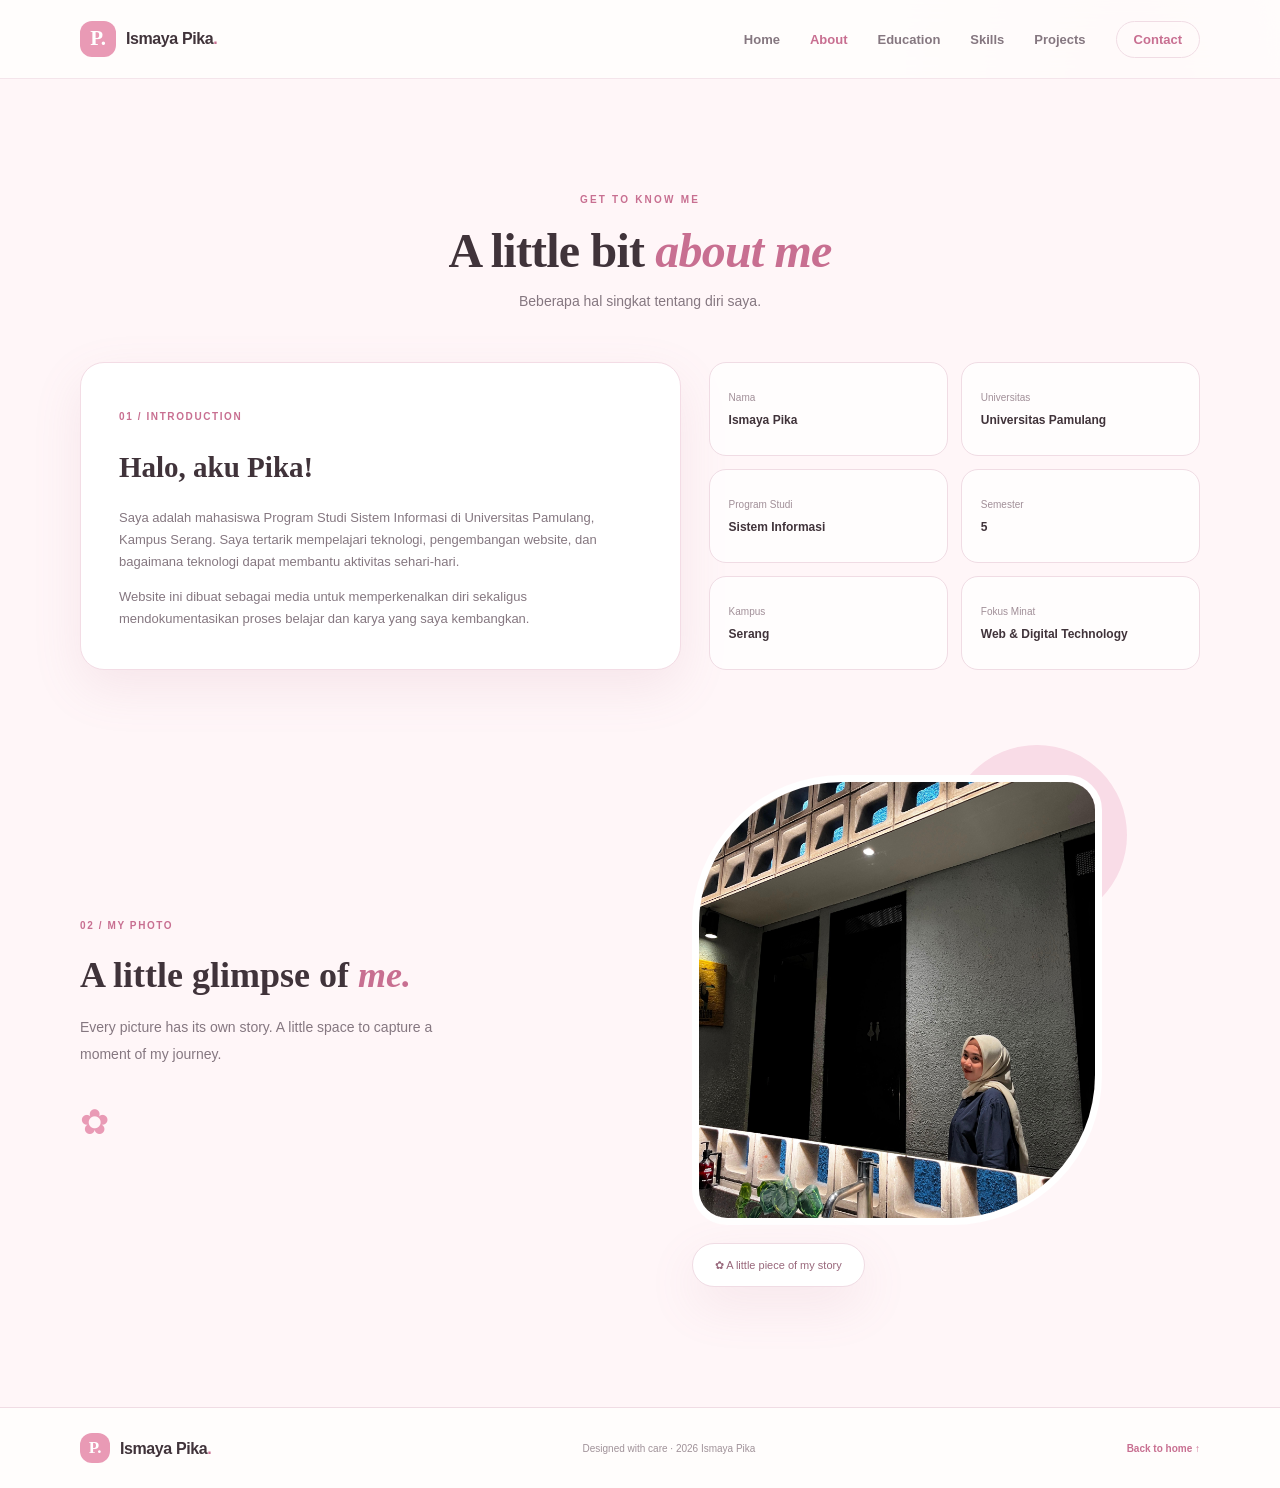
<file: about.html>
<!DOCTYPE html>
<html lang="id">

<head>
  <meta charset="UTF-8">
  <meta name="viewport" content="width=device-width, initial-scale=1.0">
  <meta name="description" content="Tentang Ismaya Pika.">
  <title>About | Ismaya Pika</title>

  <link rel="stylesheet" href="style.css">
</head>

<body>

<div class="top-glow"></div>

<header class="site-header">

  <nav class="navbar container">

    <a class="brand" href="index.html">
      <span class="brand-mark">P.</span>
      <span>Ismaya Pika<span class="brand-dot">.</span></span>
    </a>

    <button class="menu-toggle" id="menuToggle" aria-label="Buka menu" aria-expanded="false">
      <span></span><span></span><span></span>
    </button>

    <ul class="nav-links" id="navLinks">
      <li><a class="nav-link" href="index.html">Home</a></li>
      <li><a class="nav-link active" href="about.html">About</a></li>
      <li><a class="nav-link" href="index.html#education">Education</a></li>
      <li><a class="nav-link" href="index.html#skills">Skills</a></li>
      <li><a class="nav-link" href="index.html#projects">Projects</a></li>
      <li><a class="nav-link nav-contact" href="index.html#contact">Contact</a></li>
    </ul>

  </nav>

</header>

<main>

<section class="section about-section">

  <div class="container">

    <div class="section-heading reveal">

      <span class="eyebrow">GET TO KNOW ME</span>

      <h2>A little bit <span>about me</span></h2>

      <p>Beberapa hal singkat tentang diri saya.</p>

    </div>

    <div class="about-grid">

      <div class="about-card soft-card reveal">

        <span class="card-kicker">01 / INTRODUCTION</span>

        <h3>Halo, aku Pika!</h3>

        <p>
          Saya adalah mahasiswa Program Studi Sistem Informasi di Universitas Pamulang,
          Kampus Serang. Saya tertarik mempelajari teknologi, pengembangan website,
          dan bagaimana teknologi dapat membantu aktivitas sehari-hari.
        </p>

        <p>
          Website ini dibuat sebagai media untuk memperkenalkan diri sekaligus
          mendokumentasikan proses belajar dan karya yang saya kembangkan.
        </p>

      </div>

      <div class="profile-details reveal">

        <div class="detail-item">
          <span class="detail-label">Nama</span>
          <strong>Ismaya Pika</strong>
        </div>

        <div class="detail-item">
          <span class="detail-label">Universitas</span>
          <strong>Universitas Pamulang</strong>
        </div>

        <div class="detail-item">
          <span class="detail-label">Program Studi</span>
          <strong>Sistem Informasi</strong>
        </div>

        <div class="detail-item">
          <span class="detail-label">Semester</span>
          <strong>5</strong>
        </div>

        <div class="detail-item">
          <span class="detail-label">Kampus</span>
          <strong>Serang</strong>
        </div>

        <div class="detail-item">
          <span class="detail-label">Fokus Minat</span>
          <strong>Web & Digital Technology</strong>
        </div>

      </div>

    </div>

    <!-- PHOTO SECTION -->

    <div class="about-photo-section reveal">

      <div class="about-photo-text">

        <span class="card-kicker">02 / MY PHOTO</span>

        <h3>A little glimpse of <span>me.</span></h3>

        <p>
          Every picture has its own story.
          A little space to capture a moment of my journey.
        </p>

        <div class="photo-small-decoration">✿</div>

      </div>

      <div class="about-photo-wrapper">

        <div class="about-photo-decoration"></div>

        <div class="about-photo-frame">

          <img
            src="assets/about.jpeg"
            alt="Foto Ismaya Pika"
            class="about-main-photo"
          >

        </div>

        <span class="about-photo-caption">
          ✿ A little piece of my story
        </span>

      </div>

    </div>

  </div>

</section>

</main>

<footer class="footer">

  <div class="container footer-inner">

    <a class="brand footer-brand" href="index.html">
      <span class="brand-mark">P.</span>
      <span>Ismaya Pika<span class="brand-dot">.</span></span>
    </a>

    <p>Designed with care · <span id="year"></span> Ismaya Pika</p>

    <a href="index.html" class="back-top">Back to home ↑</a>

  </div>

</footer>

<script src="script.js"></script>

</body>
</html>
</file>
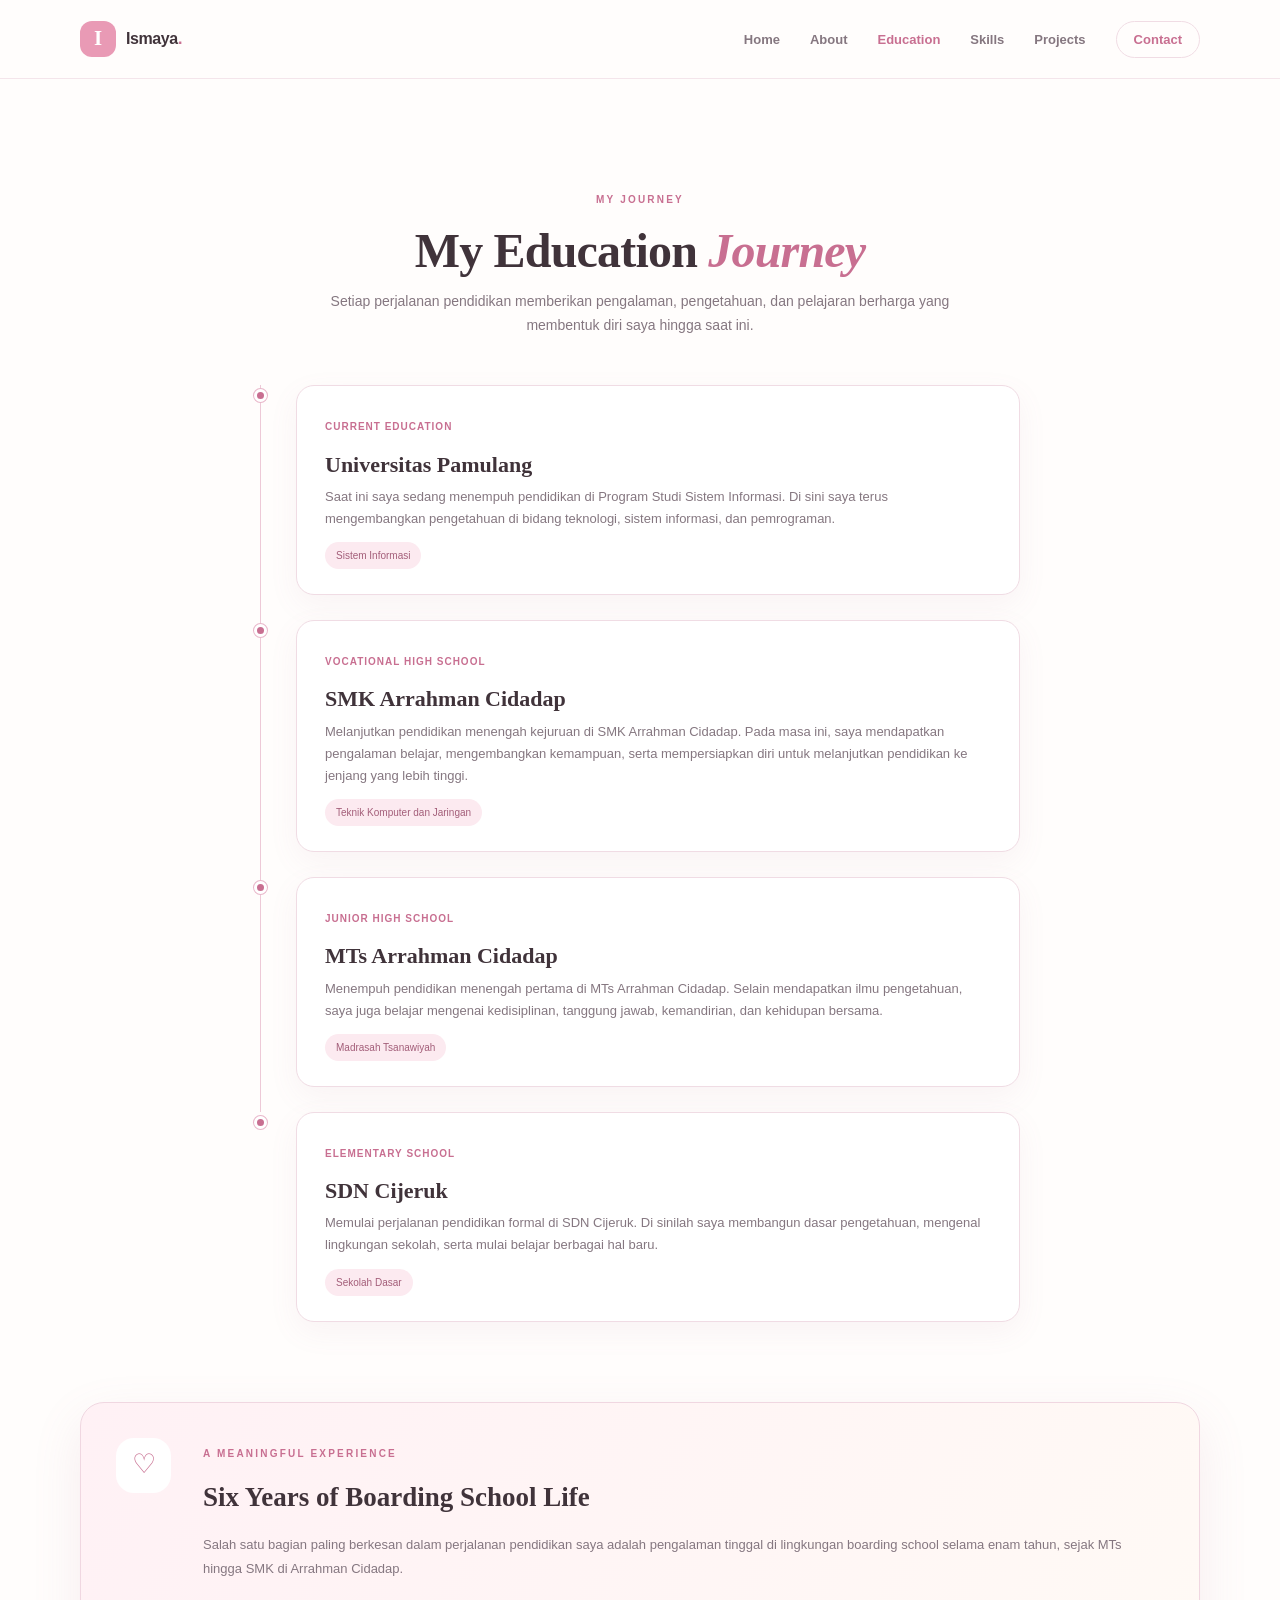
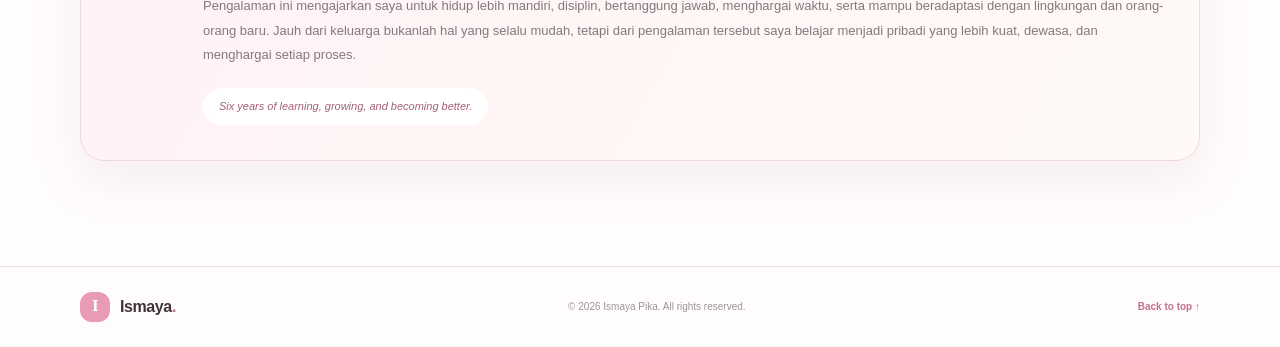
<file: education.html>
<!DOCTYPE html>
<html lang="id">
<head>
    <meta charset="UTF-8">
    <meta name="viewport" content="width=device-width, initial-scale=1.0">
    <meta name="description" content="Riwayat pendidikan Ismaya Pika.">
    <title>Education | Ismaya Pika</title>
    <link rel="stylesheet" href="style.css">
</head>

<body>

<header class="site-header">
    <nav class="navbar container">

        <a href="index.html" class="brand">
            <span class="brand-mark">I</span>
            <span>Ismaya<span class="brand-dot">.</span></span>
        </a>

        <button class="menu-toggle" id="menuToggle" aria-label="Buka menu">
            <span></span>
            <span></span>
            <span></span>
        </button>

        <ul class="nav-links" id="navLinks">
            <li><a href="index.html" class="nav-link">Home</a></li>
            <li><a href="about.html" class="nav-link">About</a></li>
            <li><a href="education.html" class="nav-link active">Education</a></li>
            <li><a href="skills.html" class="nav-link">Skills</a></li>
            <li><a href="projects.html" class="nav-link">Projects</a></li>
            <li><a href="contact.html" class="nav-link nav-contact">Contact</a></li>
        </ul>

    </nav>
</header>

<main>

    <section class="section education-section">

        <div class="container">

            <div class="section-heading reveal">
                <span class="eyebrow">MY JOURNEY</span>

                <h2>My Education <span>Journey</span></h2>

                <p>
                    Setiap perjalanan pendidikan memberikan pengalaman,
                    pengetahuan, dan pelajaran berharga yang membentuk
                    diri saya hingga saat ini.
                </p>
            </div>

            <!-- Education Timeline -->

            <div class="timeline">

                <!-- University -->

                <div class="timeline-item reveal">

                    <span class="timeline-marker"></span>

                    <div class="timeline-card">

                        <span class="timeline-date">CURRENT EDUCATION</span>

                        <h3>Universitas Pamulang</h3>

                        <p>
                            Saat ini saya sedang menempuh pendidikan
                            di Program Studi Sistem Informasi.
                            Di sini saya terus mengembangkan pengetahuan
                            di bidang teknologi, sistem informasi,
                            dan pemrograman.
                        </p>

                        <span class="timeline-tag">
                            Sistem Informasi
                        </span>

                    </div>

                </div>

                <!-- SMK -->

                <div class="timeline-item reveal">

                    <span class="timeline-marker"></span>

                    <div class="timeline-card">

                        <span class="timeline-date">VOCATIONAL HIGH SCHOOL</span>

                        <h3>SMK Arrahman Cidadap</h3>

                        <p>
                            Melanjutkan pendidikan menengah kejuruan
                            di SMK Arrahman Cidadap. Pada masa ini,
                            saya mendapatkan pengalaman belajar,
                            mengembangkan kemampuan, serta mempersiapkan
                            diri untuk melanjutkan pendidikan ke jenjang
                            yang lebih tinggi.
                        </p>

                        <span class="timeline-tag">
                           Teknik Komputer dan Jaringan
                        </span>

                    </div>

                </div>

                <!-- MTs -->

                <div class="timeline-item reveal">

                    <span class="timeline-marker"></span>

                    <div class="timeline-card">

                        <span class="timeline-date">JUNIOR HIGH SCHOOL</span>

                        <h3>MTs Arrahman Cidadap</h3>

                        <p>
                            Menempuh pendidikan menengah pertama
                            di MTs Arrahman Cidadap. Selain mendapatkan
                            ilmu pengetahuan, saya juga belajar
                            mengenai kedisiplinan, tanggung jawab,
                            kemandirian, dan kehidupan bersama.
                        </p>

                        <span class="timeline-tag">
                            Madrasah Tsanawiyah
                        </span>

                    </div>

                </div>

                <!-- SD -->

                <div class="timeline-item reveal">

                    <span class="timeline-marker"></span>

                    <div class="timeline-card">

                        <span class="timeline-date">ELEMENTARY SCHOOL</span>

                        <h3>SDN Cijeruk</h3>

                        <p>
                            Memulai perjalanan pendidikan formal
                            di SDN Cijeruk. Di sinilah saya membangun
                            dasar pengetahuan, mengenal lingkungan
                            sekolah, serta mulai belajar berbagai
                            hal baru.
                        </p>

                        <span class="timeline-tag">
                            Sekolah Dasar
                        </span>

                    </div>

                </div>

            </div>

            <!-- Boarding School Experience -->

            <div class="boarding-note reveal">

                <div class="boarding-icon">♡</div>

                <div class="boarding-content">

                    <span class="eyebrow">A MEANINGFUL EXPERIENCE</span>

                    <h3>Six Years of Boarding School Life</h3>

                    <p>
                        Salah satu bagian paling berkesan dalam perjalanan
                        pendidikan saya adalah pengalaman tinggal di
                        lingkungan boarding school selama enam tahun,
                        sejak MTs hingga SMK di Arrahman Cidadap.
                    </p>

                    <p>
                        Pengalaman ini mengajarkan saya untuk hidup lebih
                        mandiri, disiplin, bertanggung jawab, menghargai
                        waktu, serta mampu beradaptasi dengan lingkungan
                        dan orang-orang baru. Jauh dari keluarga bukanlah
                        hal yang selalu mudah, tetapi dari pengalaman
                        tersebut saya belajar menjadi pribadi yang lebih
                        kuat, dewasa, dan menghargai setiap proses.
                    </p>

                    <span class="boarding-highlight">
                        Six years of learning, growing, and becoming better.
                    </span>

                </div>

            </div>

        </div>

    </section>

</main>

<footer class="footer">

    <div class="container footer-inner">

        <a href="index.html" class="brand footer-brand">
            <span class="brand-mark">I</span>
            <span>Ismaya<span class="brand-dot">.</span></span>
        </a>

        <p>© 2026 Ismaya Pika. All rights reserved.</p>

        <a href="#" class="back-top">Back to top ↑</a>

    </div>

</footer>

<script src="script.js"></script>

</body>
</html>
</file>
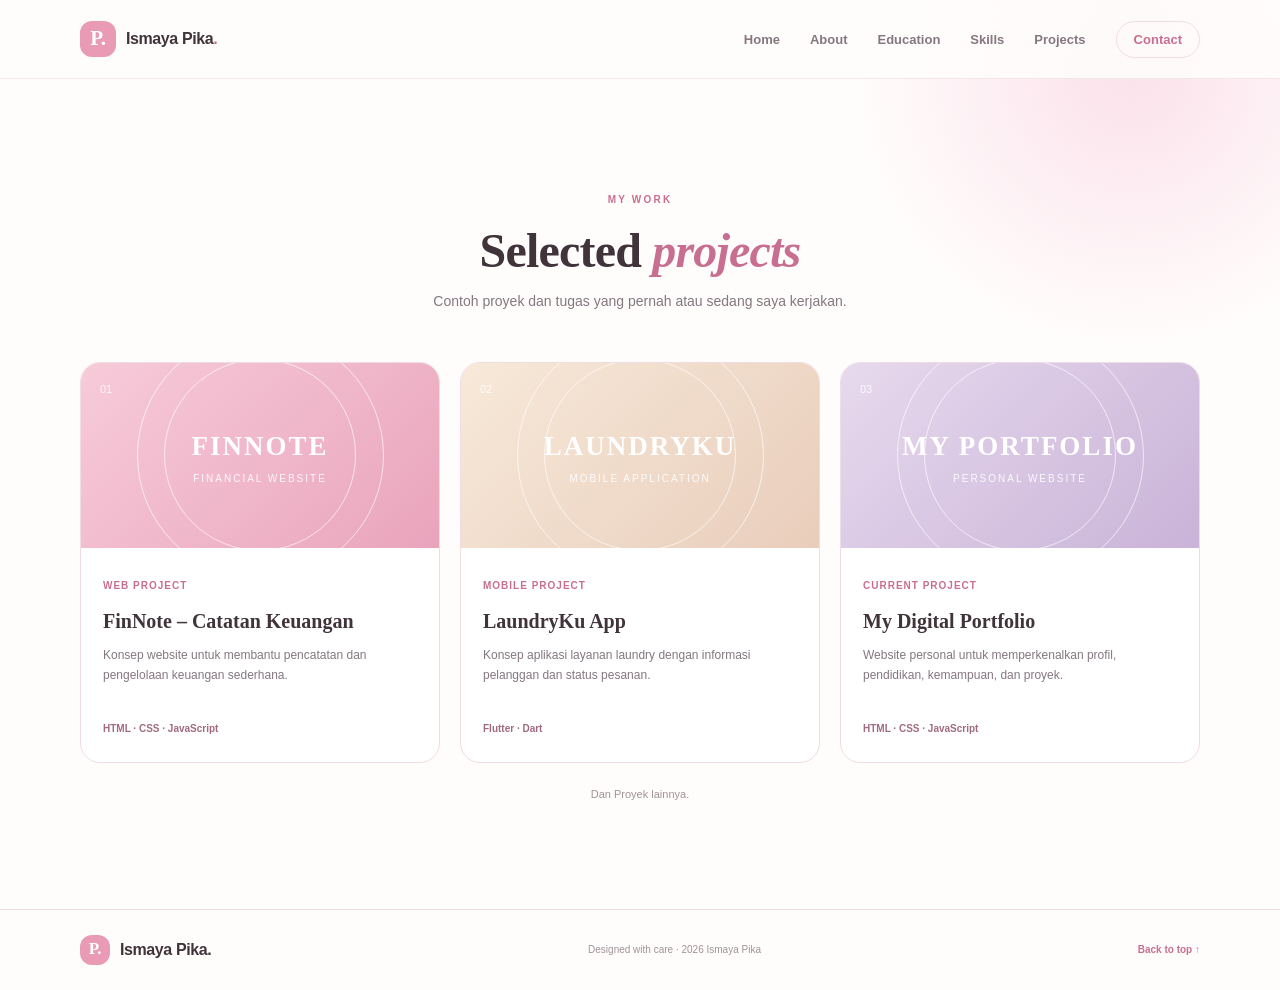
<file: project.html>
<!DOCTYPE html>
<html lang="id">
<head>
    <meta charset="UTF-8">
    <meta name="viewport" content="width=device-width, initial-scale=1.0">
    <title>Projects | Ismaya Pika</title>
    <link rel="stylesheet" href="style.css">
</head>
<body>

<div class="top-glow"></div>

<header class="site-header">
    <nav class="navbar container">
        <a class="brand" href="home.html">
            <span class="brand-mark">P.</span>
            <span>Ismaya Pika<span class="brand-dot">.</span></span>
        </a>

        <button class="menu-toggle" id="menuToggle">
            <span></span><span></span><span></span>
        </button>

        <ul class="nav-links" id="navLinks">
            <li><a class="nav-link" href="home.html">Home</a></li>
            <li><a class="nav-link" href="about.html">About</a></li>
            <li><a class="nav-link" href="education.html">Education</a></li>
            <li><a class="nav-link" href="skills.html">Skills</a></li>
            <li><a class="nav-link active" href="projects.html">Projects</a></li>
            <li><a class="nav-link nav-contact" href="contact.html">Contact</a></li>
        </ul>
    </nav>
</header>

<main>
    <section class="section projects-section" id="projects">
        <div class="container">

            <div class="section-heading reveal">
                <span class="eyebrow">MY WORK</span>
                <h2>Selected <span>projects</span></h2>
                <p>Contoh proyek dan tugas yang pernah atau sedang saya kerjakan.</p>
            </div>

            <div class="projects-grid">

                <article class="project-card reveal">
                    <div class="project-visual project-pink">
                        <span>01</span>
                        <b>FINNOTE</b>
                        <small>Financial Website</small>
                    </div>

                    <div class="project-info">
                        <span class="project-category">WEB PROJECT</span>

                        <h3>FinNote – Catatan Keuangan</h3>

                        <p>
                            Konsep website untuk membantu pencatatan
                            dan pengelolaan keuangan sederhana.
                        </p>

                        <span class="project-tech">
                            HTML · CSS · JavaScript
                        </span>
                    </div>
                </article>

                <article class="project-card reveal">
                    <div class="project-visual project-cream">
                        <span>02</span>
                        <b>LAUNDRYKU</b>
                        <small>Mobile Application</small>
                    </div>

                    <div class="project-info">
                        <span class="project-category">MOBILE PROJECT</span>

                        <h3>LaundryKu App</h3>

                        <p>
                            Konsep aplikasi layanan laundry dengan
                            informasi pelanggan dan status pesanan.
                        </p>

                        <span class="project-tech">
                            Flutter · Dart
                        </span>
                    </div>
                </article>

                <article class="project-card reveal">
                    <div class="project-visual project-lilac">
                        <span>03</span>
                        <b>MY PORTFOLIO</b>
                        <small>Personal Website</small>
                    </div>

                    <div class="project-info">
                        <span class="project-category">CURRENT PROJECT</span>

                        <h3>My Digital Portfolio</h3>

                        <p>
                            Website personal untuk memperkenalkan profil,
                            pendidikan, kemampuan, dan proyek.
                        </p>

                        <span class="project-tech">
                            HTML · CSS · JavaScript
                        </span>
                    </div>
                </article>

            </div>

            <p class="small-note">
                Dan Proyek lainnya.
            </p>

        </div>
    </section>
</main>

<footer class="footer">
    <div class="container footer-inner">
        <a class="brand footer-brand" href="home.html">
            <span class="brand-mark">P.</span>
            <span>Ismaya Pika.</span>
        </a>

        <p>Designed with care · 2026 Ismaya Pika</p>

        <a href="home.html" class="back-top">Back to top ↑</a>
    </div>
</footer>

<script src="script.js"></script>
</body>
</html>
</file>
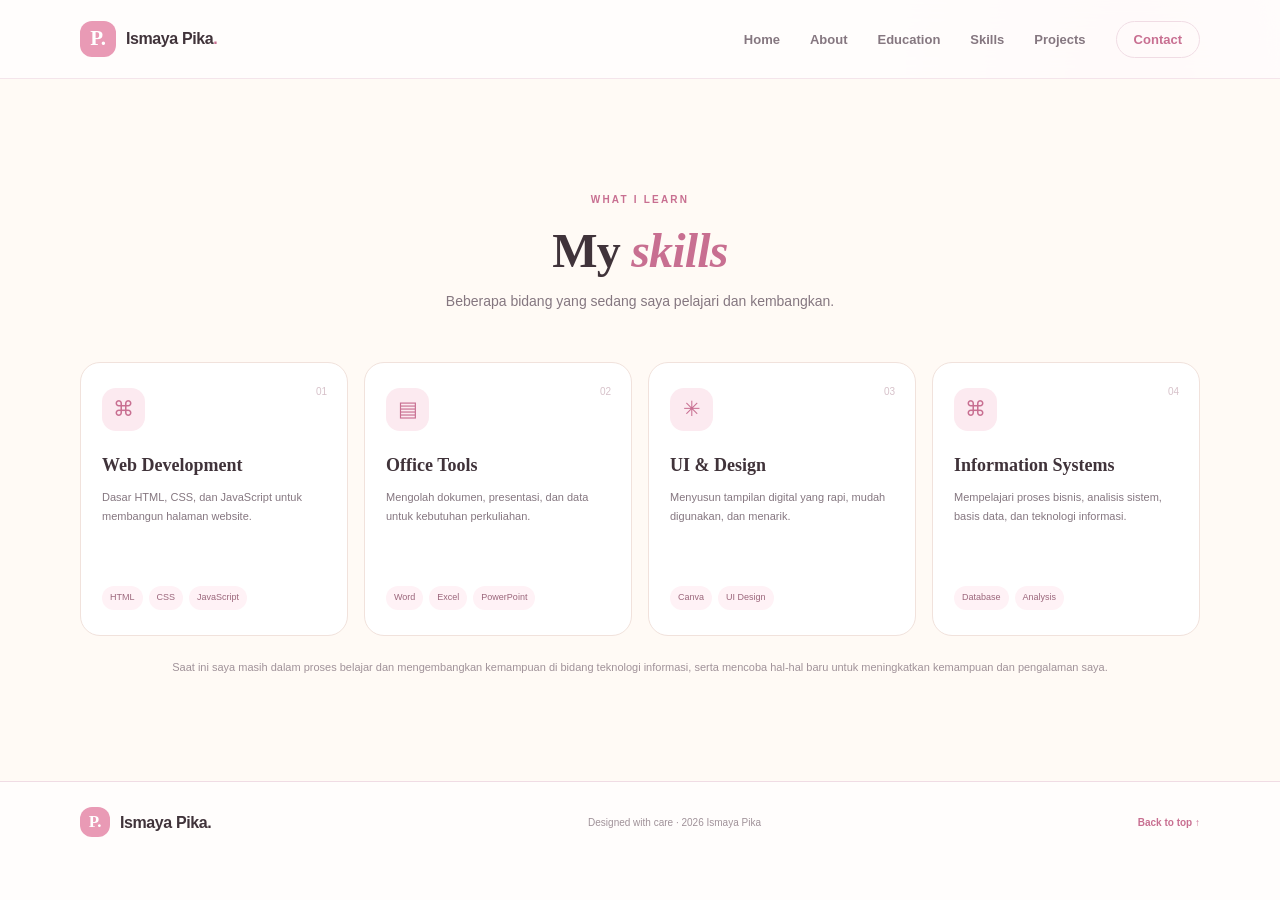
<file: skills.html>
<!DOCTYPE html>
<html lang="id">
<head>
    <meta charset="UTF-8">
    <meta name="viewport" content="width=device-width, initial-scale=1.0">
    <title>Skills | Ismaya Pika</title>
    <link rel="stylesheet" href="style.css">
</head>
<body>

<div class="top-glow"></div>

<header class="site-header">
    <nav class="navbar container">
        <a class="brand" href="home.html">
            <span class="brand-mark">P.</span>
            <span>Ismaya Pika<span class="brand-dot">.</span></span>
        </a>

        <button class="menu-toggle" id="menuToggle">
            <span></span><span></span><span></span>
        </button>

        <ul class="nav-links" id="navLinks">
            <li><a class="nav-link" href="home.html">Home</a></li>
            <li><a class="nav-link" href="about.html">About</a></li>
            <li><a class="nav-link" href="education.html">Education</a></li>
            <li><a class="nav-link active" href="skills.html">Skills</a></li>
            <li><a class="nav-link" href="projects.html">Projects</a></li>
            <li><a class="nav-link nav-contact" href="contact.html">Contact</a></li>
        </ul>
    </nav>
</header>

<main>
    <section class="section skills-section" id="skills">
        <div class="container">

            <div class="section-heading reveal">
                <span class="eyebrow">WHAT I LEARN</span>
                <h2>My <span>skills</span></h2>
                <p>Beberapa bidang yang sedang saya pelajari dan kembangkan.</p>
            </div>

            <div class="skills-grid">

                <article class="skill-card reveal">
                    <span class="skill-number">01</span>
                    <div class="skill-icon">⌘</div>

                    <h3>Web Development</h3>

                    <p>
                        Dasar HTML, CSS, dan JavaScript untuk
                        membangun halaman website.
                    </p>

                    <div class="skill-tags">
                        <span>HTML</span>
                        <span>CSS</span>
                        <span>JavaScript</span>
                    </div>
                </article>

                <article class="skill-card reveal">
                    <span class="skill-number">02</span>
                    <div class="skill-icon">▤</div>

                    <h3>Office Tools</h3>

                    <p>
                        Mengolah dokumen, presentasi, dan data
                        untuk kebutuhan perkuliahan.
                    </p>

                    <div class="skill-tags">
                        <span>Word</span>
                        <span>Excel</span>
                        <span>PowerPoint</span>
                    </div>
                </article>

                <article class="skill-card reveal">
                    <span class="skill-number">03</span>
                    <div class="skill-icon">✳</div>

                    <h3>UI & Design</h3>

                    <p>
                        Menyusun tampilan digital yang rapi,
                        mudah digunakan, dan menarik.
                    </p>

                    <div class="skill-tags">
                        <span>Canva</span>
                        <span>UI Design</span>
                    </div>
                </article>

                <article class="skill-card reveal">
                    <span class="skill-number">04</span>
                    <div class="skill-icon">⌘</div>

                    <h3>Information Systems</h3>

                    <p>
                        Mempelajari proses bisnis, analisis sistem,
                        basis data, dan teknologi informasi.
                    </p>

                    <div class="skill-tags">
                        <span>Database</span>
                        <span>Analysis</span>
                    </div>
                </article>

            </div>

            <p class="small-note">
                Saat ini saya masih dalam proses belajar dan mengembangkan kemampuan di bidang teknologi informasi, serta mencoba hal-hal baru untuk meningkatkan kemampuan dan pengalaman saya.
            </p>
            </p>

        </div>
    </section>
</main>

<footer class="footer">
    <div class="container footer-inner">
        <a class="brand footer-brand" href="home.html">
            <span class="brand-mark">P.</span>
            <span>Ismaya Pika.</span>
        </a>

        <p>Designed with care · 2026 Ismaya Pika</p>

        <a href="home.html" class="back-top">Back to top ↑</a>
    </div>
</footer>

<script src="script.js"></script>
</body>
</html>
</file>
<file: style.css>
/* =========================
   MY DIGITAL PORTFOLIO
========================= */

:root {
  --pink: #e99ab5;
  --pink-dark: #c86f91;
  --pink-light: #fceaf0;
  --pink-pale: #fff6f8;
  --cream: #fffaf5;
  --ink: #40333a;
  --muted: #857780;
  --white: #ffffff;
  --line: #f0dce4;
  --shadow: 0 18px 50px rgba(177, 112, 137, 0.12);
  --radius: 24px;
}

* {
  box-sizing: border-box;
  margin: 0;
  padding: 0;
}

html {
  scroll-behavior: smooth;
  scroll-padding-top: 90px;
}

body {
  font-family: Arial, sans-serif;
  color: var(--ink);
  background: #fffdfc;
  line-height: 1.7;
  overflow-x: hidden;
}

a {
  color: inherit;
  text-decoration: none;
}

button {
  font: inherit;
}

.container {
  width: min(1120px, calc(100% - 48px));
  margin-inline: auto;
}

.top-glow {
  position: absolute;
  z-index: -1;
  top: -220px;
  right: -140px;
  width: 580px;
  height: 580px;
  border-radius: 50%;
  background: radial-gradient(circle, rgba(250, 218, 230, .8), rgba(255,255,255,0) 68%);
  pointer-events: none;
}

/* Navigation */

.site-header {
  position: sticky;
  top: 0;
  z-index: 100;
  background: rgba(255, 253, 252, .88);
  backdrop-filter: blur(16px);
  border-bottom: 1px solid rgba(240, 220, 228, .7);
}

.navbar {
  min-height: 78px;
  display: flex;
  align-items: center;
  justify-content: space-between;
  gap: 30px;
}

.brand {
  display: inline-flex;
  align-items: center;
  gap: 10px;
  font-weight: 700;
  letter-spacing: -.4px;
}

.brand-mark {
  display: grid;
  place-items: center;
  width: 36px;
  height: 36px;
  border-radius: 12px;
  color: white;
  background: var(--pink);
  font-family: Georgia, serif;
  font-size: 21px;
}

.brand-dot {
  color: var(--pink-dark);
}

.nav-links {
  display: flex;
  align-items: center;
  gap: 30px;
  list-style: none;
}

.nav-link {
  color: var(--muted);
  font-size: 13px;
  font-weight: 600;
  transition: color .2s ease;
}

.nav-link:hover,
.nav-link.active {
  color: var(--pink-dark);
}

.nav-contact {
  padding: 10px 17px;
  border: 1px solid var(--line);
  border-radius: 999px;
  color: var(--pink-dark);
}

.menu-toggle {
  display: none;
  border: 0;
  background: none;
  cursor: pointer;
}

/* Shared Sections */

.section {
  padding: 105px 0;
}

.eyebrow {
  color: var(--pink-dark);
  font-size: 10px;
  font-weight: 700;
  letter-spacing: 2.2px;
}

.section-heading {
  max-width: 620px;
  margin: 0 auto 48px;
  text-align: center;
}

.section-heading h2,
.contact-box h2 {
  margin: 12px 0 10px;
  font-family: Georgia, serif;
  font-size: clamp(34px, 5vw, 48px);
  line-height: 1.18;
  letter-spacing: -.8px;
}

.section-heading h2 span,
.contact-box h2 span {
  color: var(--pink-dark);
  font-style: italic;
}

.section-heading p {
  color: var(--muted);
  font-size: 14px;
}

.button {
  display: inline-flex;
  align-items: center;
  justify-content: center;
  gap: 12px;
  min-height: 48px;
  padding: 0 22px;
  border-radius: 999px;
  font-size: 13px;
  font-weight: 700;
  transition: transform .2s ease, box-shadow .2s ease, background .2s ease;
  cursor: pointer;
}

.button:hover {
  transform: translateY(-3px);
}

.button-primary {
  color: white;
  background: var(--pink-dark);
  box-shadow: 0 9px 22px rgba(200,111,145,.2);
  border: none;
}

.button-primary:hover {
  background: #b95d80;
  box-shadow: 0 12px 25px rgba(200,111,145,.28);
}

.button-secondary {
  color: var(--ink);
  background: white;
  border: 1px solid var(--line);
}

.small-note {
  margin-top: 22px;
  color: #a09299;
  font-size: 11px;
  text-align: center;
}

/* Hero */

.hero {
  min-height: 690px;
  display: flex;
  align-items: center;
  padding-top: 85px;
  padding-bottom: 105px;
  position: relative;
}

.hero-grid {
  display: grid;
  grid-template-columns: 1.08fr .92fr;
  align-items: center;
  gap: 70px;
}

.eyebrow-dot {
  display: inline-block;
  width: 7px;
  height: 7px;
  margin-right: 7px;
  border-radius: 50%;
  background: var(--pink);
}

.hello {
  margin-top: 23px;
  color: var(--muted);
  font-size: 15px;
}

.hero h1 {
  margin: 5px 0 2px;
  font-family: Georgia, serif;
  font-size: clamp(48px, 6.5vw, 76px);
  line-height: 1.12;
  letter-spacing: -2px;
}

.hero h1 span {
  color: var(--pink-dark);
}

.hero h2 {
  color: #75646d;
  font-size: 17px;
  font-weight: 600;
  letter-spacing: .3px;
}

.hero-description {
  max-width: 510px;
  margin: 22px 0 28px;
  color: var(--muted);
  font-size: 14px;
}

.hero-actions {
  display: flex;
  flex-wrap: wrap;
  gap: 12px;
}

.hero-note {
  display: flex;
  align-items: center;
  gap: 12px;
  margin-top: 40px;
  color: #a09299;
  font-size: 11px;
  letter-spacing: .4px;
}

.note-line {
  width: 35px;
  height: 1px;
  background: var(--pink);
}

.hero-visual {
  position: relative;
  display: flex;
  justify-content: center;
}

.photo-frame {
  position: relative;
  width: min(365px, 100%);
  padding: 15px;
  border: 1px solid #f2d9e2;
  border-radius: 190px 190px 35px 35px;
  background: linear-gradient(145deg, #fff5f8, #fffaf5);
  box-shadow: var(--shadow);
  transform: rotate(2deg);
}

.profile-photo {
  display: block;
  width: 100%;
  aspect-ratio: 4 / 5;
  object-fit: cover;
  border-radius: 180px 180px 25px 25px;
}

.photo-decoration {
  position: absolute;
  z-index: -1;
  border: 1px solid #edc7d5;
  border-radius: 50%;
}

.decoration-one {
  inset: -17px 22px 25px -20px;
}

.decoration-two {
  width: 72px;
  height: 72px;
  right: -28px;
  top: 65px;
  background: #fbe7ee;
}

.photo-caption {
  position: absolute;
  right: -32px;
  bottom: 38px;
  display: flex;
  align-items: center;
  gap: 10px;
  padding: 13px 17px;
  border: 1px solid var(--line);
  border-radius: 16px;
  background: white;
  box-shadow: var(--shadow);
  transform: rotate(-2deg);
}

.caption-icon {
  display: grid;
  place-items: center;
  width: 32px;
  height: 32px;
  border-radius: 50%;
  color: var(--pink-dark);
  background: var(--pink-light);
}

.photo-caption strong,
.photo-caption small {
  display: block;
}

.photo-caption strong {
  font-size: 11px;
}

.photo-caption small {
  color: var(--muted);
  font-size: 9px;
}

.floating-star {
  position: absolute;
  color: var(--pink);
}

.star-one {
  top: 4%;
  left: 8%;
  font-size: 35px;
}

.star-two {
  right: 3%;
  bottom: 9%;
  font-size: 43px;
}

.scroll-indicator {
  position: absolute;
  bottom: 28px;
  left: 50%;
  display: flex;
  align-items: center;
  gap: 10px;
  transform: translateX(-50%);
  color: #ad9da4;
  font-size: 10px;
  letter-spacing: 1px;
}

.scroll-indicator span {
  width: 16px;
  height: 25px;
  border: 1px solid #d8b7c4;
  border-radius: 20px;
  position: relative;
}

.scroll-indicator span::after {
  content: "";
  position: absolute;
  top: 5px;
  left: 6px;
  width: 2px;
  height: 5px;
  border-radius: 5px;
  background: var(--pink-dark);
}

/* About */

.about-section {
  background: var(--pink-pale);
}

.about-grid {
  display: grid;
  grid-template-columns: 1.1fr .9fr;
  gap: 28px;
  align-items: stretch;
}

.soft-card {
  padding: 38px;
  border: 1px solid #f3dce5;
  border-radius: var(--radius);
  background: white;
  box-shadow: var(--shadow);
}

.card-kicker {
  color: var(--pink-dark);
  font-size: 10px;
  font-weight: 700;
  letter-spacing: 1.6px;
}

.about-card h3 {
  margin: 15px 0;
  font-family: Georgia, serif;
  font-size: 29px;
}

.about-card p {
  margin-top: 13px;
  color: var(--muted);
  font-size: 13px;
}

.profile-details {
  display: grid;
  grid-template-columns: 1fr 1fr;
  gap: 13px;
}

.detail-item {
  display: flex;
  flex-direction: column;
  justify-content: center;
  padding: 19px;
  border: 1px solid var(--line);
  border-radius: 17px;
  background: rgba(255,255,255,.75);
}

.detail-label {
  margin-bottom: 5px;
  color: #a18f98;
  font-size: 10px;
}

.detail-item strong {
  font-size: 12px;
  line-height: 1.5;
}

/* About Single Photo */

.about-photo-section {
  display: grid;
  grid-template-columns: .85fr 1.15fr;
  align-items: center;
  gap: 65px;
  margin-top: 90px;
}

.about-photo-text {
  max-width: 380px;
}

.about-photo-text h3 {
  margin: 15px 0;
  font-family: Georgia, serif;
  font-size: 36px;
  line-height: 1.3;
}

.about-photo-text h3 span {
  color: var(--pink-dark);
  font-style: italic;
}

.about-photo-text p {
  color: var(--muted);
  font-size: 14px;
  line-height: 1.9;
}

.photo-small-decoration {
  margin-top: 25px;
  color: var(--pink);
  font-size: 35px;
}

.about-photo-wrapper {
  position: relative;
  width: 100%;
  max-width: 440px;
  margin: auto;
  padding: 15px;
}

.about-photo-decoration {
  position: absolute;
  top: -15px;
  right: -10px;
  z-index: 0;
  width: 180px;
  height: 180px;
  border-radius: 50%;
  background: #f9dce7;
}

.about-photo-frame {
  position: relative;
  z-index: 1;
  width: 100%;
  height: 450px;
  overflow: hidden;
  border: 7px solid white;
  border-radius: 150px 35px 150px 35px;
  background: #fceaf0;
}

.about-main-photo {
  display: block;
  width: 100%;
  height: 100%;
  object-fit: cover;
  transition: transform .6s ease;
}

.about-photo-frame:hover .about-main-photo {
  transform: scale(1.05);
}

.about-photo-caption {
  position: relative;
  z-index: 2;
  display: inline-block;
  margin-top: 18px;
  padding: 12px 22px;
  border: 1px solid var(--line);
  border-radius: 30px;
  background: white;
  color: #98677b;
  font-size: 11px;
  box-shadow: var(--shadow);
}

/* Education */

.timeline {
  max-width: 760px;
  margin: 0 auto;
}

.timeline-item {
  position: relative;
  padding: 0 0 25px 35px;
  border-left: 1px solid #edc9d7;
}

.timeline-item:last-child {
  border-left-color: transparent;
}

.timeline-marker {
  position: absolute;
  top: 4px;
  left: -7px;
  width: 13px;
  height: 13px;
  border: 3px solid white;
  border-radius: 50%;
  background: var(--pink-dark);
  box-shadow: 0 0 0 1px #e9b7ca;
}

.timeline-card {
  padding: 25px 28px;
  border: 1px solid var(--line);
  border-radius: 18px;
  background: white;
  box-shadow: 0 10px 30px rgba(177,112,137,.07);
}

.timeline-date,
.project-category {
  color: var(--pink-dark);
  font-size: 10px;
  font-weight: 700;
  letter-spacing: 1px;
}

.timeline-card h3 {
  margin: 7px 0 3px;
  font-family: Georgia, serif;
  font-size: 22px;
}

.timeline-card p {
  color: var(--muted);
  font-size: 13px;
}

.timeline-tag {
  display: inline-block;
  margin-top: 12px;
  padding: 5px 11px;
  border-radius: 30px;
  color: #a35e79;
  background: var(--pink-light);
  font-size: 10px;
}

/* Skills */

.skills-section {
  background: var(--cream);
}

.skills-grid {
  display: grid;
  grid-template-columns: repeat(4, 1fr);
  gap: 16px;
}

.skill-card {
  position: relative;
  padding: 25px 21px;
  border: 1px solid #f1e2dc;
  border-radius: 20px;
  background: white;
  transition: transform .25s ease, box-shadow .25s ease;
}

.skill-card:hover,
.project-card:hover {
  transform: translateY(-6px);
  box-shadow: var(--shadow);
}

.skill-number {
  position: absolute;
  top: 20px;
  right: 20px;
  color: #d7c2ca;
  font-size: 10px;
}

.skill-icon {
  display: grid;
  place-items: center;
  width: 43px;
  height: 43px;
  margin-bottom: 19px;
  border-radius: 14px;
  color: var(--pink-dark);
  background: var(--pink-light);
  font-size: 21px;
}

.skill-card h3 {
  margin-bottom: 8px;
  font-family: Georgia, serif;
  font-size: 18px;
}

.skill-card p {
  min-height: 83px;
  color: var(--muted);
  font-size: 11px;
}

.skill-tags {
  display: flex;
  flex-wrap: wrap;
  gap: 6px;
  margin-top: 15px;
}

.skill-tags span {
  padding: 4px 8px;
  border-radius: 20px;
  color: #9b667b;
  background: #fff2f6;
  font-size: 9px;
}

/* Projects */

.projects-grid {
  display: grid;
  grid-template-columns: repeat(3, 1fr);
  gap: 20px;
}

.project-card {
  overflow: hidden;
  border: 1px solid var(--line);
  border-radius: 20px;
  background: white;
  transition: transform .25s ease, box-shadow .25s ease;
}

.project-visual {
  min-height: 185px;
  display: flex;
  flex-direction: column;
  align-items: center;
  justify-content: center;
  position: relative;
  overflow: hidden;
}

.project-visual::before,
.project-visual::after {
  content: "";
  position: absolute;
  border: 1px solid rgba(255,255,255,.65);
  border-radius: 50%;
}

.project-visual::before {
  width: 190px;
  height: 190px;
}

.project-visual::after {
  width: 245px;
  height: 245px;
}

.project-pink {
  background: linear-gradient(135deg, #f7cbd9, #e9a4bc);
}

.project-cream {
  background: linear-gradient(135deg, #f7e9d9, #e9cdbb);
}

.project-lilac {
  background: linear-gradient(135deg, #e7d9ed, #c9b3d8);
}

.project-visual span {
  position: absolute;
  top: 17px;
  left: 19px;
  color: rgba(255,255,255,.85);
  font-size: 11px;
}

.project-visual b {
  z-index: 1;
  color: white;
  font-family: Georgia, serif;
  font-size: 27px;
  letter-spacing: 2px;
}

.project-visual small {
  z-index: 1;
  color: rgba(255,255,255,.9);
  font-size: 10px;
  letter-spacing: 2px;
  text-transform: uppercase;
}

.project-info {
  padding: 22px;
}

.project-info h3 {
  margin: 7px 0;
  font-family: Georgia, serif;
  font-size: 20px;
}

.project-info p {
  min-height: 62px;
  color: var(--muted);
  font-size: 12px;
}

.project-tech {
  display: inline-block;
  margin-top: 13px;
  color: #a16a80;
  font-size: 10px;
  font-weight: 600;
}

/* Contact Section */

.contact-section {
  padding-top: 55px;
}

.contact-wrapper {
  display: grid;
  grid-template-columns: .85fr 1.15fr;
  gap: 35px;
  padding: 42px;
  border: 1px solid #f0d7e1;
  border-radius: 28px;
  background: linear-gradient(120deg, #fff1f5, #fffaf5);
  box-shadow: var(--shadow);
}

.contact-info {
  display: flex;
  flex-direction: column;
  align-items: flex-start;
  justify-content: center;
  padding: 15px;
}

.contact-label {
  color: var(--pink-dark);
  font-size: 10px;
  font-weight: 700;
  letter-spacing: 2px;
}

.contact-info h3 {
  margin: 15px 0;
  font-family: Georgia, serif;
  font-size: 32px;
  line-height: 1.3;
}

.contact-info p {
  color: var(--muted);
  font-size: 13px;
  line-height: 1.9;
}

.contact-socials {
  display: flex;
  flex-wrap: wrap;
  gap: 20px;
  margin-top: 28px;
}

.social-link {
  color: #98677b;
  font-size: 12px;
  font-weight: 600;
  transition: color .2s ease;
}

.social-link:hover {
  color: var(--pink-dark);
}

/* Contact Form */

.contact-form {
  display: flex;
  flex-direction: column;
  gap: 17px;
  padding: 28px;
  border: 1px solid var(--line);
  border-radius: 22px;
  background: white;
  box-shadow: 0 10px 30px rgba(177,112,137,.07);
}

.form-group {
  display: flex;
  flex-direction: column;
  gap: 7px;
}

.form-group label {
  color: var(--ink);
  font-size: 12px;
  font-weight: 700;
}

.form-group input,
.form-group textarea {
  width: 100%;
  padding: 13px 15px;
  border: 1px solid #f0dce4;
  border-radius: 12px;
  outline: none;
  background: #fffdfc;
  color: var(--ink);
  font-family: Arial, sans-serif;
  font-size: 12px;
  transition: border .2s ease, box-shadow .2s ease;
}

.form-group input::placeholder,
.form-group textarea::placeholder {
  color: #b6a6ad;
}

.form-group input:focus,
.form-group textarea:focus {
  border-color: var(--pink);
  box-shadow: 0 0 0 3px rgba(233,154,181,.13);
}

.form-group textarea {
  min-height: 125px;
  resize: vertical;
}

.contact-form button {
  align-self: flex-start;
  margin-top: 5px;
}

/* Footer */

.footer {
  padding: 25px 0;
  border-top: 1px solid var(--line);
}

.footer-inner {
  display: flex;
  align-items: center;
  justify-content: space-between;
  gap: 20px;
}

.footer-brand .brand-mark {
  width: 30px;
  height: 30px;
  font-size: 17px;
}

.footer-inner p,
.back-top {
  color: #a09299;
  font-size: 10px;
}

.back-top {
  color: var(--pink-dark);
  font-weight: 700;
}

/* Reveal Animation */

.reveal {
  opacity: 0;
  transform: translateY(22px);
  transition: opacity .7s ease, transform .7s ease;
}

.reveal.visible {
  opacity: 1;
  transform: translateY(0);
}

/* Responsive */

@media (max-width: 900px) {
  .nav-links {
    gap: 17px;
  }

  .hero-grid {
    gap: 35px;
  }

  .skills-grid {
    grid-template-columns: repeat(2, 1fr);
  }

  .skill-card p {
    min-height: auto;
  }
}

@media (max-width: 700px) {
  .container {
    width: min(100% - 34px, 560px);
  }

  .navbar {
    min-height: 70px;
  }

  .menu-toggle {
    display: flex;
    flex-direction: column;
    gap: 5px;
    padding: 8px;
  }

  .menu-toggle span {
    width: 23px;
    height: 2px;
    border-radius: 3px;
    background: var(--ink);
    transition: .2s;
  }

  .nav-links {
    position: absolute;
    top: 69px;
    left: 0;
    right: 0;
    display: none;
    flex-direction: column;
    align-items: stretch;
    gap: 0;
    padding: 12px 24px 20px;
    border-bottom: 1px solid var(--line);
    background: #fffdfc;
  }

  .nav-links.open {
    display: flex;
  }

  .nav-links li {
    padding: 10px 0;
  }

  .nav-contact {
    display: inline-block;
  }

  .hero {
    min-height: auto;
    padding: 65px 0 85px;
  }

  .hero-grid {
    grid-template-columns: 1fr;
    gap: 55px;
  }

  .hero-copy {
    text-align: center;
  }

  .hero-description {
    margin-inline: auto;
  }

  .hero-actions {
    justify-content: center;
  }

  .hero-note {
    justify-content: center;
    margin-top: 28px;
  }

  .hero-visual {
    width: min(330px, 88%);
    margin: 0 auto;
  }

  .photo-caption {
    right: -19px;
  }

  .scroll-indicator {
    display: none;
  }

  .section {
    padding: 75px 0;
  }

  .section-heading {
    margin-bottom: 35px;
  }

  .about-grid {
    grid-template-columns: 1fr;
  }

  .soft-card {
    padding: 27px;
  }

  .profile-details {
    gap: 9px;
  }

  .detail-item {
    padding: 14px;
  }

  .about-photo-section {
    grid-template-columns: 1fr;
    gap: 30px;
    margin-top: 60px;
  }

  .about-photo-text {
    max-width: 100%;
  }

  .about-photo-text h3 {
    font-size: 29px;
  }

  .about-photo-wrapper {
    max-width: 380px;
  }

  .about-photo-frame {
    height: 400px;
    border-radius: 110px 30px 110px 30px;
  }

  .about-photo-decoration {
    width: 130px;
    height: 130px;
  }

  .skills-grid {
    gap: 11px;
  }

  .skill-card {
    padding: 20px 16px;
  }

  .projects-grid {
    grid-template-columns: 1fr;
  }

  .project-visual {
    min-height: 165px;
  }

  .contact-section {
    padding-top: 20px;
  }

  .contact-wrapper {
    grid-template-columns: 1fr;
    padding: 25px;
    gap: 20px;
  }

  .contact-info {
    padding: 5px;
  }

  .contact-info h3 {
    font-size: 27px;
  }

  .contact-form {
    padding: 22px;
  }

  .contact-form button {
    width: 100%;
  }

  .footer-inner {
    flex-wrap: wrap;
  }
}

@media (max-width: 390px) {
  .profile-details {
    grid-template-columns: 1fr;
  }

  .skills-grid {
    grid-template-columns: 1fr;
  }

  .hero h1 {
    font-size: 46px;
  }

  .about-photo-frame {
    height: 350px;
  }

  .contact-wrapper {
    padding: 18px;
  }

  .contact-form {
    padding: 18px;
  }
}

@media (prefers-reduced-motion: reduce) {
  *,
  *::before,
  *::after {
    scroll-behavior: auto !important;
    transition-duration: .01ms !important;
    animation-duration: .01ms !important;
  }

  .reveal {
    opacity: 1;
    transform: none;
  }
}

/* Boarding School Experience */

.boarding-note {
    display: grid;
    grid-template-columns: 65px 1fr;
    gap: 22px;
    align-items: start;
    margin-top: 55px;
    padding: 35px;
    border: 1px solid #f0d7e1;
    border-radius: 24px;
    background: linear-gradient(120deg, #fff1f5, #fffaf5);
    box-shadow: var(--shadow);
}

.boarding-icon {
    display: grid;
    place-items: center;
    width: 55px;
    height: 55px;
    border-radius: 18px;
    color: var(--pink-dark);
    background: white;
    font-size: 27px;
}

.boarding-content h3 {
    margin: 10px 0;
    font-family: Georgia, serif;
    font-size: 27px;
}

.boarding-content p {
    margin-top: 12px;
    color: var(--muted);
    font-size: 13px;
    line-height: 1.9;
}

.boarding-highlight {
    display: inline-block;
    margin-top: 20px;
    padding: 9px 16px;
    border-radius: 30px;
    color: #a35e79;
    background: white;
    font-size: 11px;
    font-style: italic;
}

@media (max-width: 700px) {
    .boarding-note {
        grid-template-columns: 1fr;
        padding: 25px;
        gap: 15px;
    }

    .boarding-content h3 {
        font-size: 23px;
    }
}
</file>
